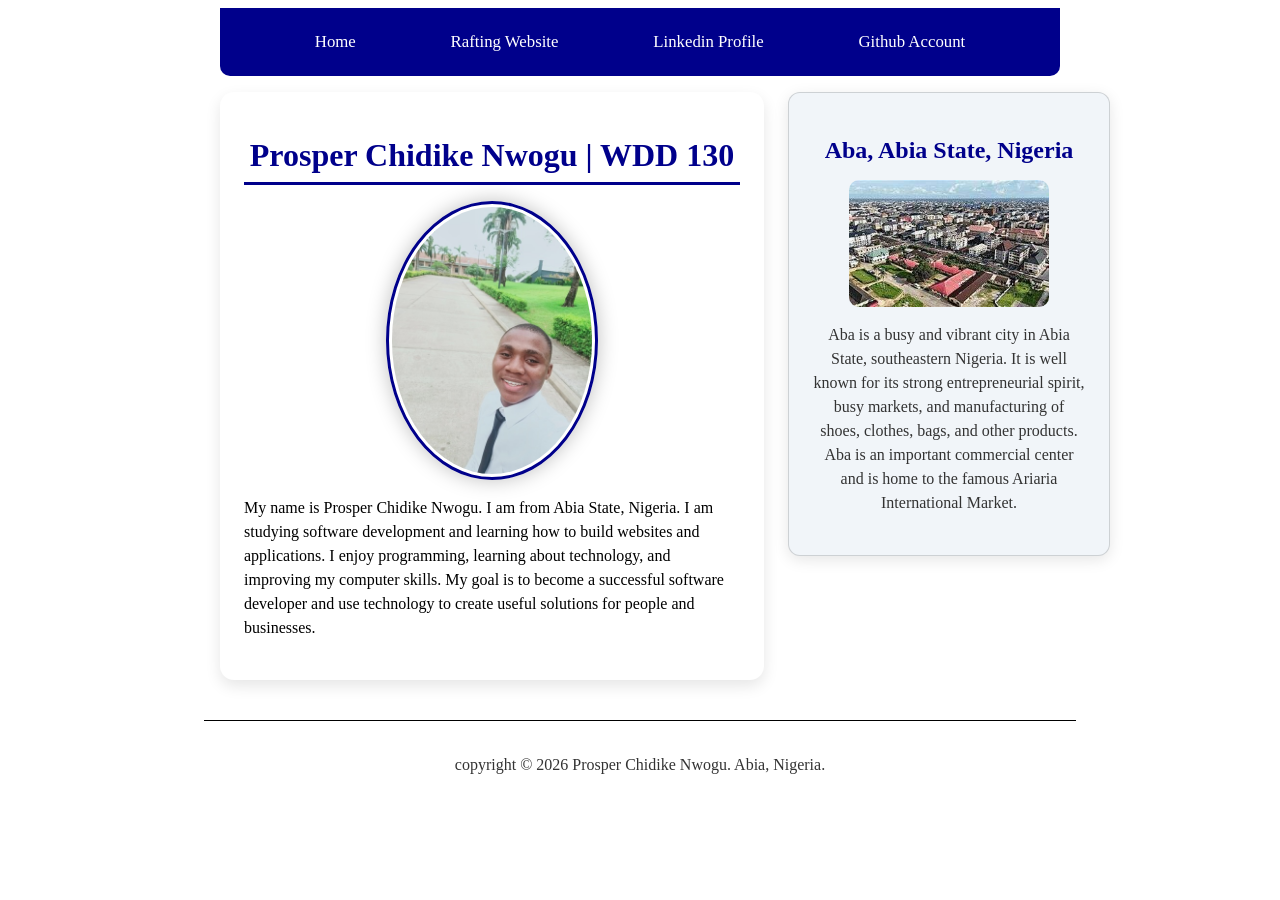
<file: index.html>
<!DOCTYPE html>
<html lang="en">

<head>
    <meta charset="UTF-8">
    <meta name="viewport" content="width=device-width, initial-scale=1.0">

    <title>Prosper Chidike Nwogu | WDD 130</title>

    <meta name="description"
      content="Learn about Prosper Chidike Nwogu, a software development student from Abia State, Nigeria, studying Web Fundamentals in WDD 130.">

    <meta name="author" content="Prosper Chidike Nwogu">

    <link rel="stylesheet" href="styles/styles.css">
</head>

<body>

    <header>
        <nav>
            <a href="#">Home</a>
            <a href="https://youngchi24.github.io/wdd130/wwr/">Rafting Website</a>
            <a href="https://www.linkedin.com/in/prosper-nwogu-3914651a">Linkedin Profile</a>
            <a href="https://github.com/youngchi24">Github Account</a>
        </nav>
    </header>

    <div class="grid">
        <main>
            <h1>Prosper Chidike Nwogu | WDD 130</h1>

            <img src="images/profile.jpg" alt="Prosper Chidike Nwogu" width="200">

            <p>
                My name is Prosper Chidike Nwogu. I am from Abia State, Nigeria.
                I am studying software development and learning how to build
                websites and applications. I enjoy programming, learning about
                technology, and improving my computer skills. My goal is to become
                a successful software developer and use technology to create
                useful solutions for people and businesses.
            </p>
        </main>

        <aside>
            <h2>Aba, Abia State, Nigeria</h2>

            <img src="images/aba.jpg" alt="Aba city in Abia State, Nigeria">

            <p>
                Aba is a busy and vibrant city in Abia State, southeastern Nigeria.
                It is well known for its strong entrepreneurial spirit, busy markets,
                and manufacturing of shoes, clothes, bags, and other products.
                Aba is an important commercial center and is home to the famous
                Ariaria International Market.
            </p>
        </aside>
    </div>

    <footer>
        <p>copyright © 2026 Prosper Chidike Nwogu. Abia, Nigeria.</p>
    </footer>

</body>

</html>
</file>
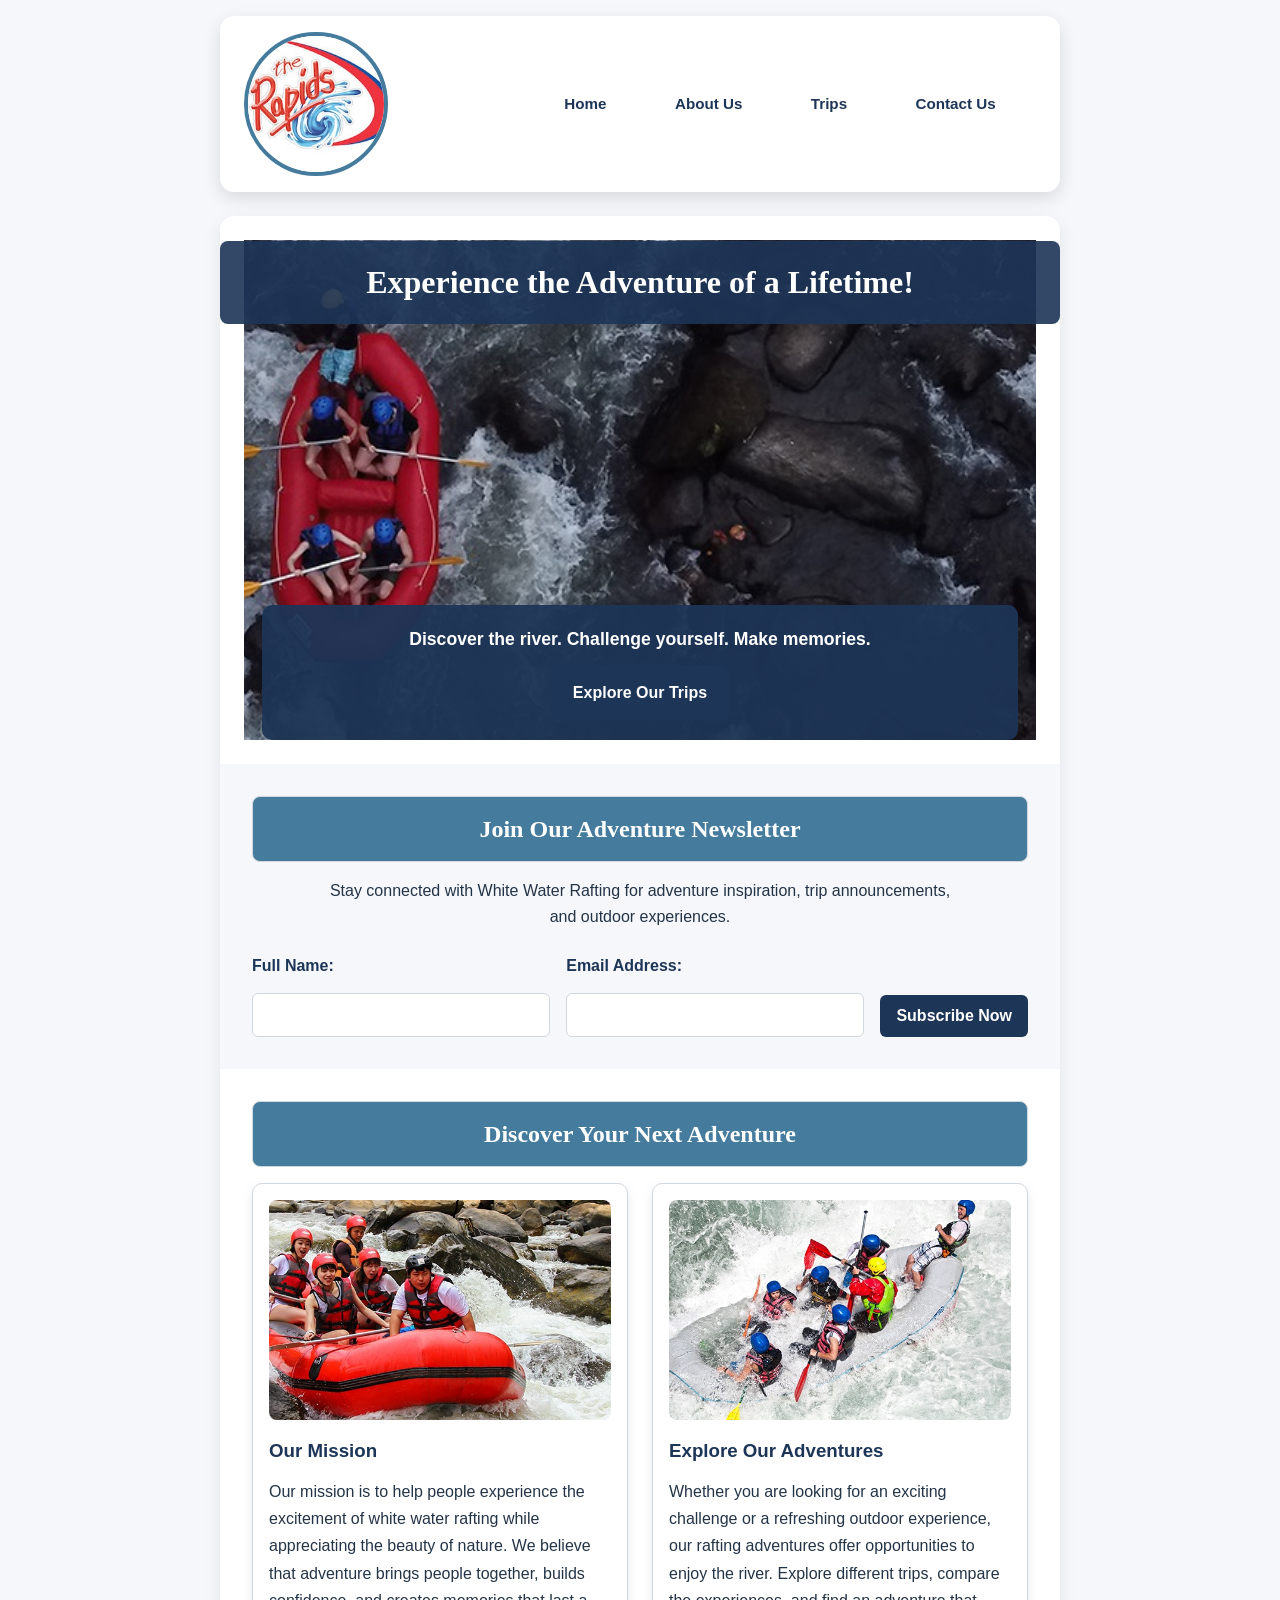
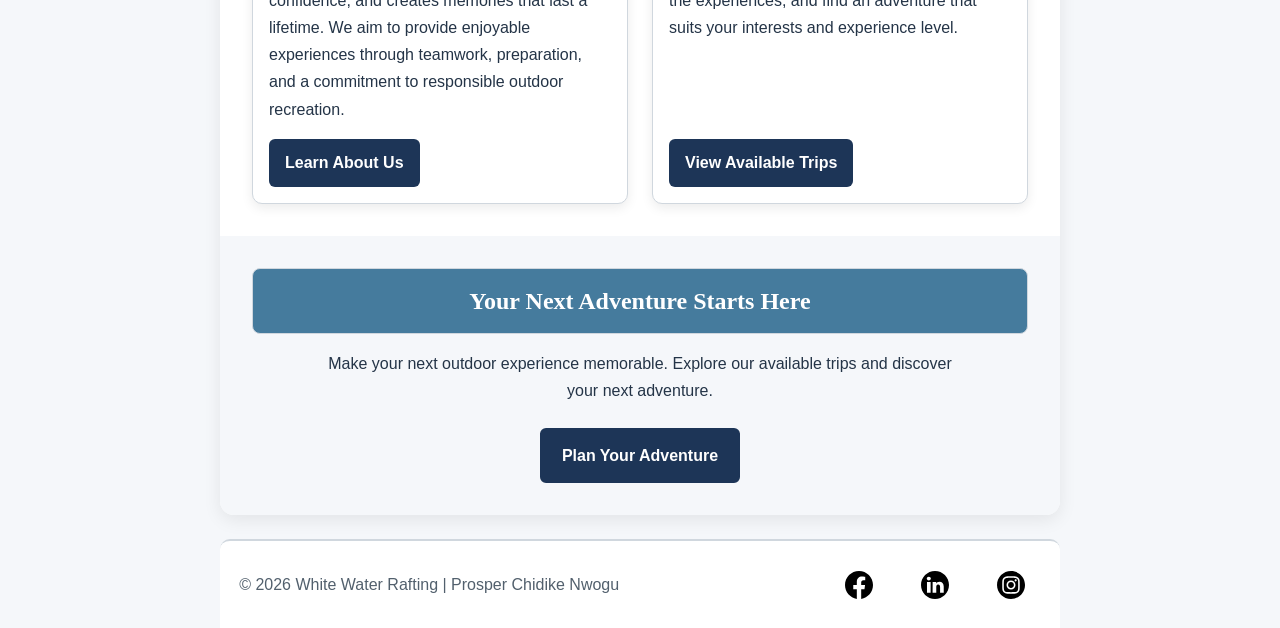
<file: wwr/index.html>
<!DOCTYPE html>
<html lang="en">

<head>
    <meta charset="UTF-8">
    <meta name="viewport" content="width=device-width, initial-scale=1.0">

    <title>Home | White Water Rafting</title>

    <meta name="description"
      content="Discover exciting white water rafting adventures, explore our trips, and plan your next outdoor experience with White Water Rafting.">

    <meta name="author" content="Prosper Chidike Nwogu">

    <link rel="stylesheet" href="styles/rafting.css">
</head>

<body>

    <header>
        <img src="images/rafting-logo.jpg" alt="White Water Rafting Site Logo">

        <nav>
            <ul>
                <li><a href="index.html">Home</a></li>
                <li><a href="about.html">About Us</a></li>
                <li><a href="trips.html">Trips</a></li>
                <li><a href="contact.html">Contact Us</a></li>
            </ul>
        </nav>
    </header>

    <main>

        <!-- HERO SECTION -->
        <section class="hero home-hero">

            <img src="images/heroimage.jpg"
              alt="People enjoying an exciting white water rafting adventure">

            <h1>Experience the Adventure of a Lifetime!</h1>

            <div class="home-hero-cta">
                <p>Discover the river. Challenge yourself. Make memories.</p>

                <a class="cta-button" href="trips.html">
                    Explore Our Trips
                </a>
            </div>

        </section>

        <!-- NEWSLETTER SECTION -->
        <section class="newsletter">

            <h2>Join Our Adventure Newsletter</h2>

            <p>
                Stay connected with White Water Rafting for adventure
                inspiration, trip announcements, and outdoor experiences.
            </p>

            <form action="#" method="get">

                <div class="form-item">
                    <label for="newsletter-name">Full Name:</label>

                    <input type="text" id="newsletter-name" name="name" autocomplete="name"
                      required>
                </div>

                <div class="form-item">
                    <label for="newsletter-email">Email Address:</label>

                    <input type="email" id="newsletter-email" name="email" autocomplete="email"
                      required>
                </div>

                <button type="submit">Subscribe Now</button>

            </form>

        </section>

        <!-- HOME PAGE CONTENT -->
        <section class="home-content">

            <h2>Discover Your Next Adventure</h2>

            <div class="home-grid">

                <!-- FIRST CONTENT CARD -->
                <article class="home-card">

                    <img src="images/white-water.jpg" alt="White water rafters navigating a river">

                    <h3>Our Mission</h3>

                    <p>
                        Our mission is to help people experience the excitement
                        of white water rafting while appreciating the beauty
                        of nature. We believe that adventure brings people
                        together, builds confidence, and creates memories
                        that last a lifetime. We aim to provide enjoyable
                        experiences through teamwork, preparation, and
                        a commitment to responsible outdoor recreation.
                    </p>

                    <a class="card-link" href="about.html">
                        Learn About Us
                    </a>

                </article>

                <!-- SECOND CONTENT CARD -->
                <article class="home-card">

                    <img src="images/adventure.jpg"
                      alt="Rafters enjoying an exciting river adventure">

                    <h3>Explore Our Adventures</h3>

                    <p>
                        Whether you are looking for an exciting challenge
                        or a refreshing outdoor experience, our rafting
                        adventures offer opportunities to enjoy the river.
                        Explore different trips, compare the experiences,
                        and find an adventure that suits your interests
                        and experience level.
                    </p>

                    <a class="card-link" href="trips.html">
                        View Available Trips
                    </a>

                </article>

            </div>

        </section>

        <!-- CALL TO ACTION -->
        <section class="home-final-cta">

            <h2>Your Next Adventure Starts Here</h2>

            <p>
                Make your next outdoor experience memorable.
                Explore our available trips and discover your next adventure.
            </p>

            <a class="cta-button" href="trips.html">
                Plan Your Adventure
            </a>

        </section>

    </main>

    <footer>

        <p>
            &copy; 2026 White Water Rafting | Prosper Chidike Nwogu
        </p>

        <nav class="socialmedia">

            <a href="https://facebook.com">
                <img src="images/facebook.svg" alt="Facebook Icon">
            </a>

            <a href="https://linkedin.com">
                <img src="images/linkedin.svg" alt="LinkedIn Icon">
            </a>

            <a href="https://instagram.com">
                <img src="images/instagram.svg" alt="Instagram Icon">
            </a>

        </nav>

    </footer>

</body>

</html>
</file>
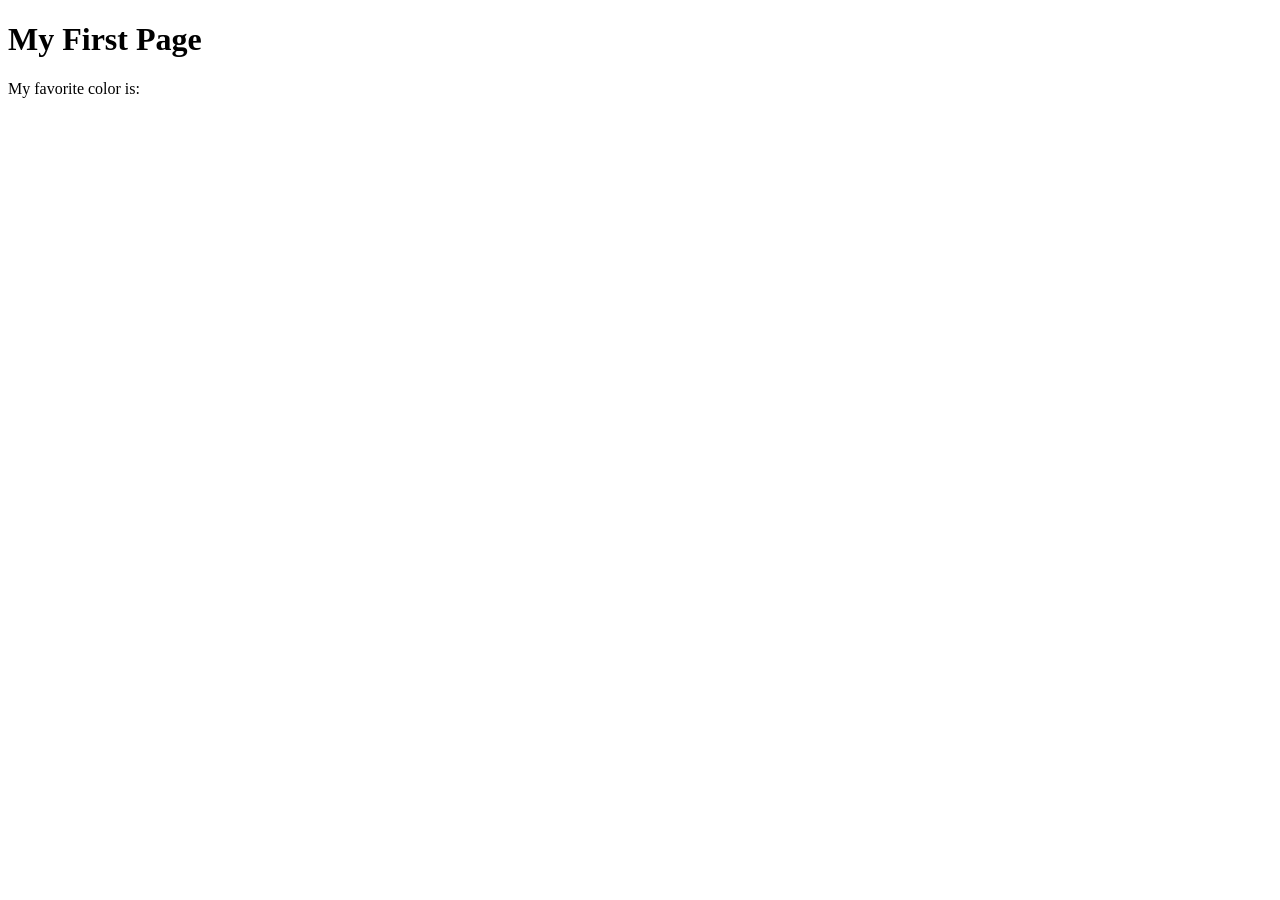
<file: week01/first-page.html>
<!DOCTYPE html>
<html lang="en">
<head>
    <meta charset="UTF-8">
    <meta name="viewport" content="width=device-width, initial-scale=1.0">
    <title>My First Page</title>
</head>
<body>
    <h1>My First Page</h1>
    <p>My favorite color is: </p>
</body>
</html>
</file>
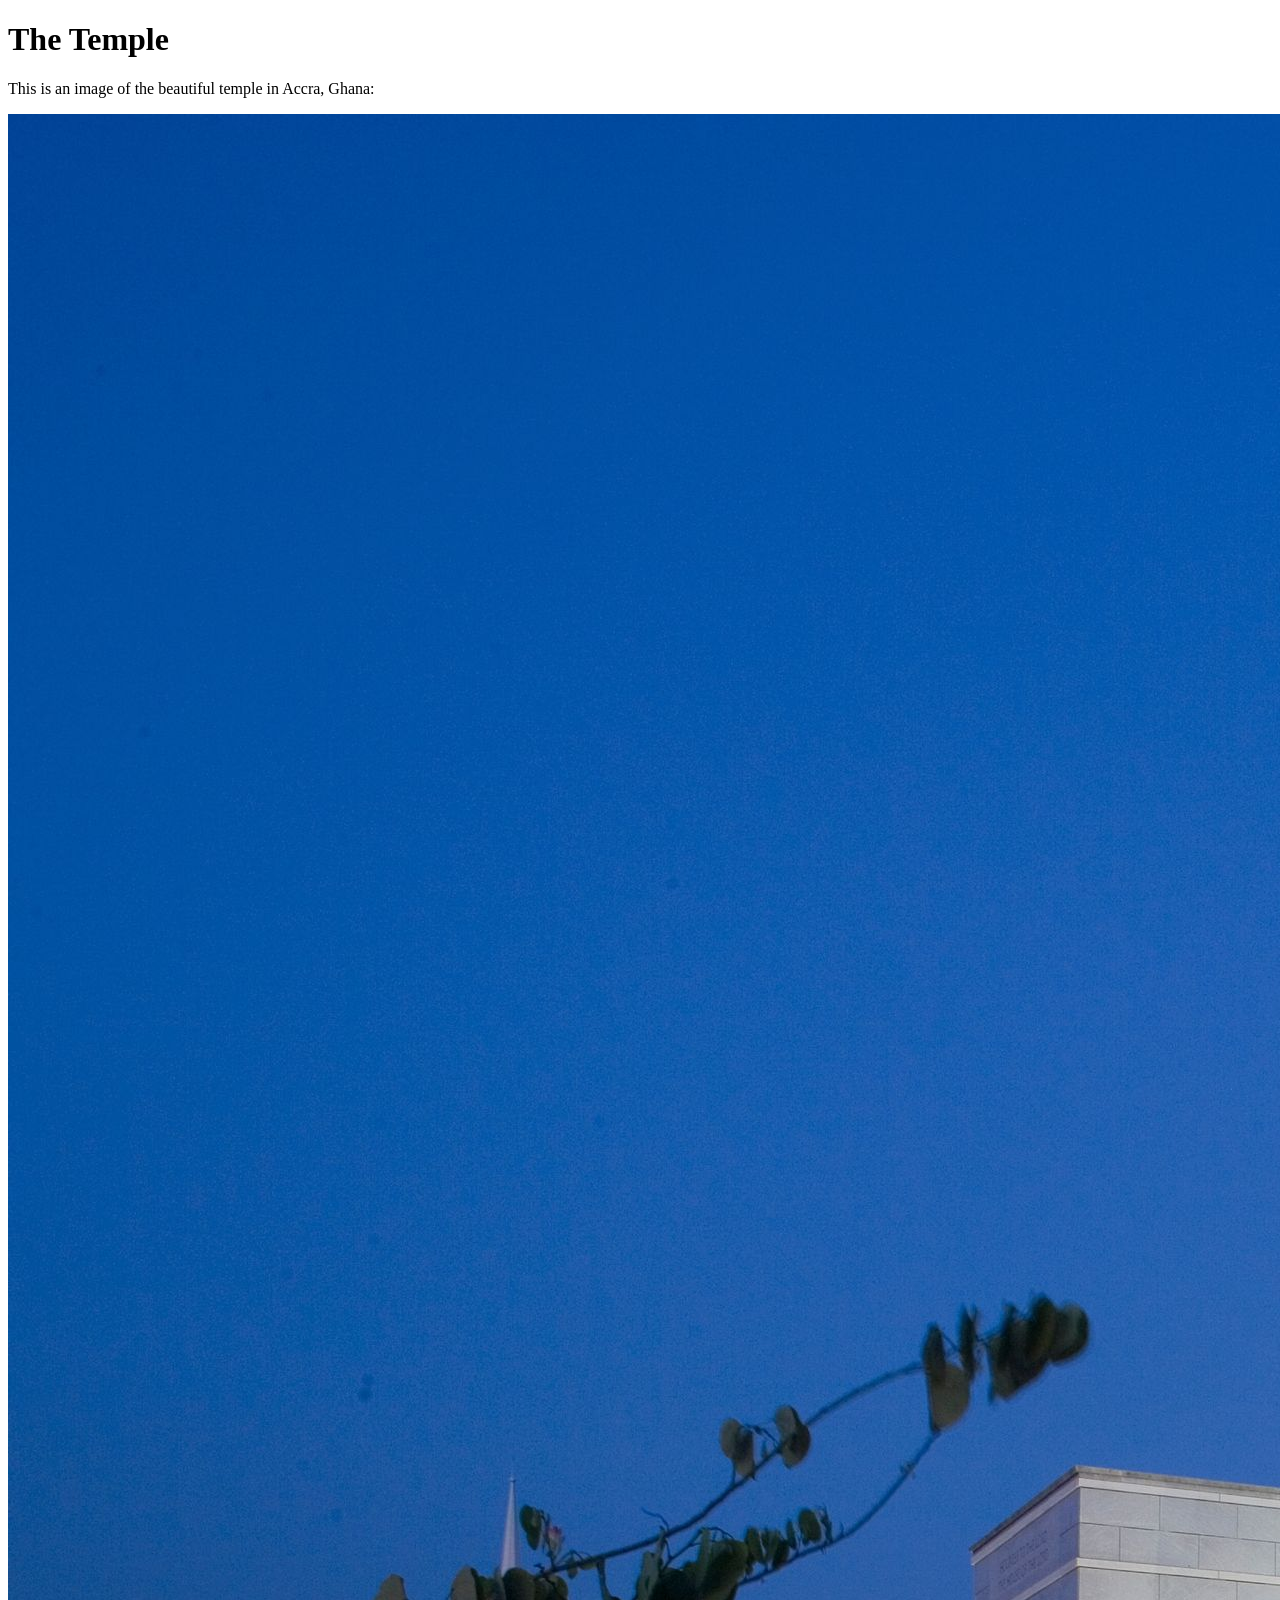
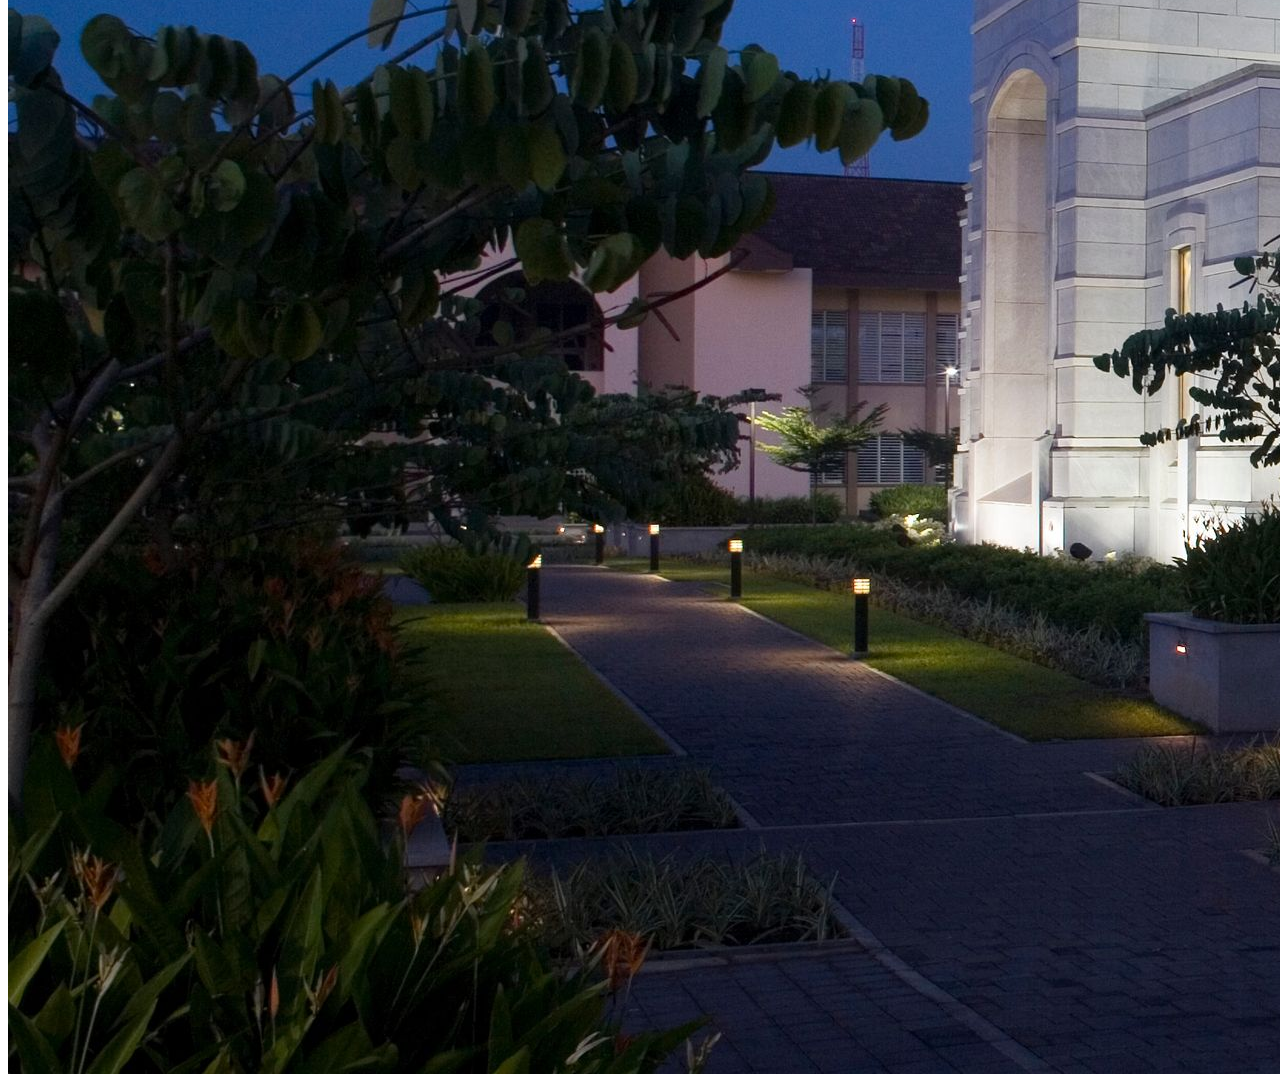
<file: week01/images.html>
<!DOCTYPE html>
<html lang="en">
<head>
    <meta charset="UTF-8">
    <meta name="viewport" content="width=device-width, initial-scale=1.0">
    <title>Temple Image</title>
</head>
<body>
    <h1>The Temple</h1>
    <p>This is an image of the beautiful temple in Accra, Ghana:</p>
    <img src="images/temple-large.jpeg" alt="The Accra Ghana Temple">
    
</body>
</html>
</file>
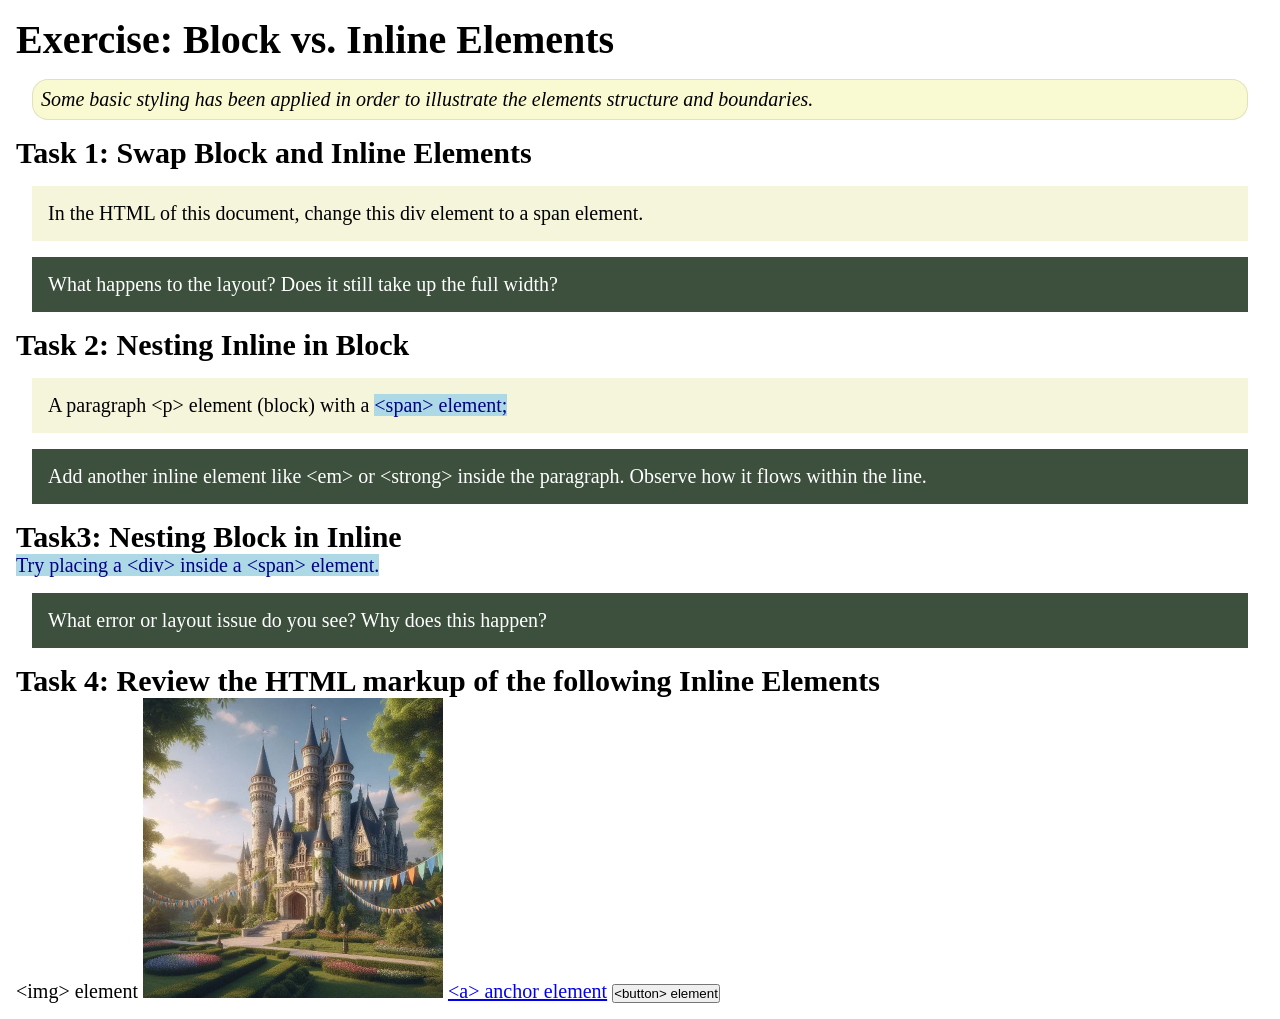
<file: week02/block-vs-inline.html>
<!DOCTYPE html>
<html lang="en">

<head>
    <meta charset="UTF-8">
    <meta name="viewport" content="width=device-width, initial-scale=1.0">
    <title>Exercise: Block vs. Inline Elements</title>
    <link rel="stylesheet" href="styles/block-vs-inline.css">
</head>

<body>
    <main>
        <h1>Exercise: Block vs. Inline Elements</h1>
        <p class="note">Some basic styling has been applied in order to illustrate the elements structure and
            boundaries.</p>

        <h2>Task 1: Swap Block and Inline Elements</h2>
        <div>In the HTML of this document, change this div element to a span element.</div>

        <p class="question">What happens to the layout? Does it still take up the full width?</p>

        <h2>Task 2: Nesting Inline in Block</h2>
        <p>A paragraph &lt;p&gt; element (block) with a <span>&lt;span&gt; element;</span></p>
        <p class="question">Add another inline element like &lt;em&gt; or &lt;strong&gt; inside the paragraph. Observe
            how it flows within the line.</p>

        <h2>Task3: Nesting Block in Inline</h2>
        <span>Try placing a &lt;div&gt; inside a &lt;span&gt; element.</span>
            <p class="question">What error or layout issue do you see? Why does this happen?</p>


            <h2>Task 4: Review the HTML markup of the following Inline Elements</h2>
        &lt;img&gt; element
        <img src="images/castle.webp" alt="placeholder image (images are inline)" width="300" height="300">
        <a href="https://churchofjesuschrist.org">&lt;a&gt; anchor element</a>
        <button type="button">&lt;button&gt; element</button>
    </main>
</body>

</html>
</file>
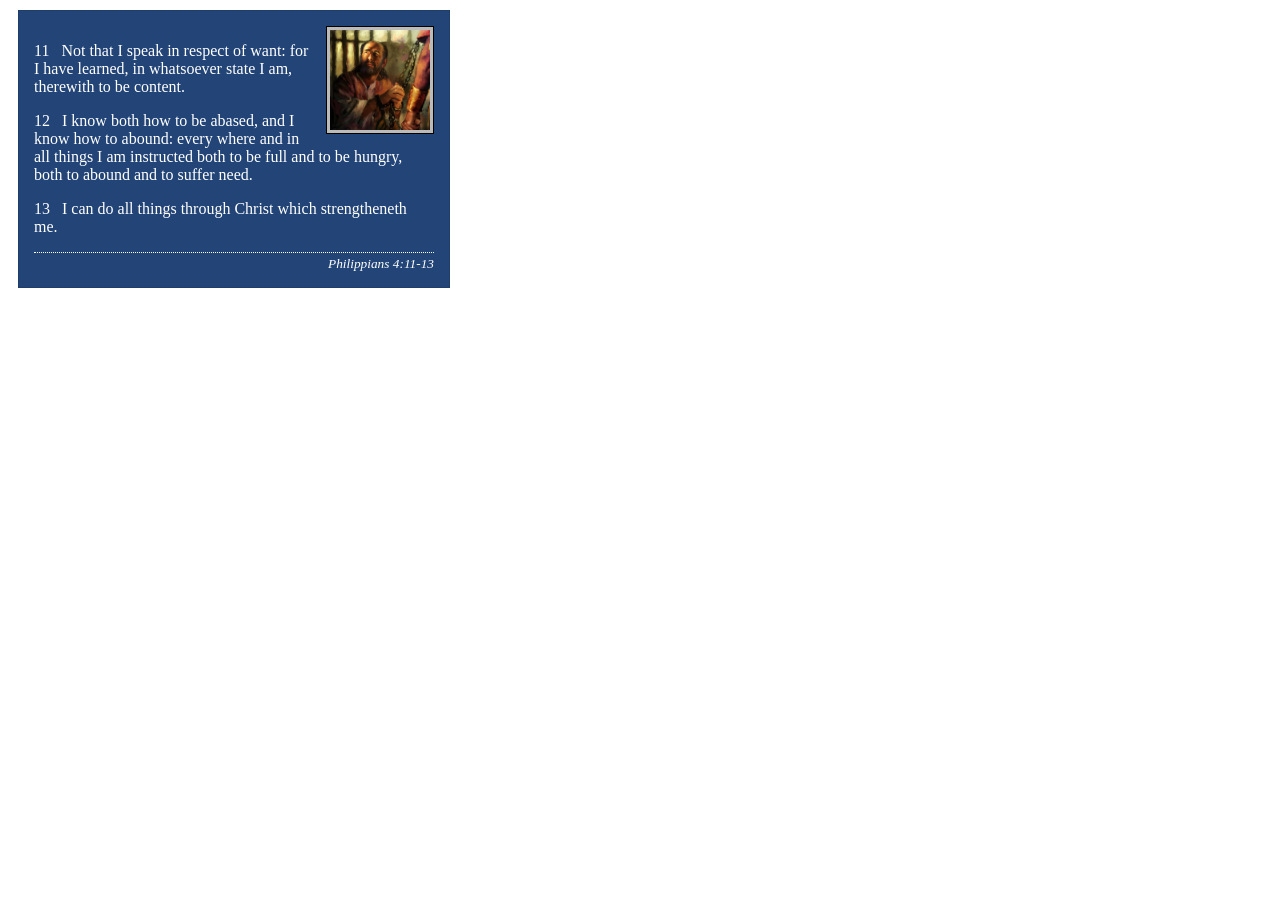
<file: week02/box-model-solution.html>
<!DOCTYPE html>
<html lang="en">
<head>
    <meta charset="UTF-8">
    <meta name="viewport" content="width=device-width, initial-scale=1.0">
    <title>Box Model Activity</title>
    <link rel="stylesheet" href="styles/box-model-solution.css">
</head>
<body>
    <main>
        <div class="callout">
            <img src="images/apostle-paul-imprisoned.webp" alt="Paul the Apostle - Imprisoned in Rome" width="200" height="200">
            <blockquote>
                <p>11 &nbsp; Not that I speak in respect of want: for I have learned, in whatsoever state I am, therewith to be content.</p>
                <p>12 &nbsp; I know both how to be abased, and I know how to abound: every where and in all things I am instructed both to be full and to be hungry, both to abound and to suffer need.</p>
                <p>13 &nbsp; I can do all things through Christ which strengtheneth me.</p>
            </blockquote>
            <cite>Philippians 4:11-13</cite>
        </div>
    </main>
</body>
</html>
</file>
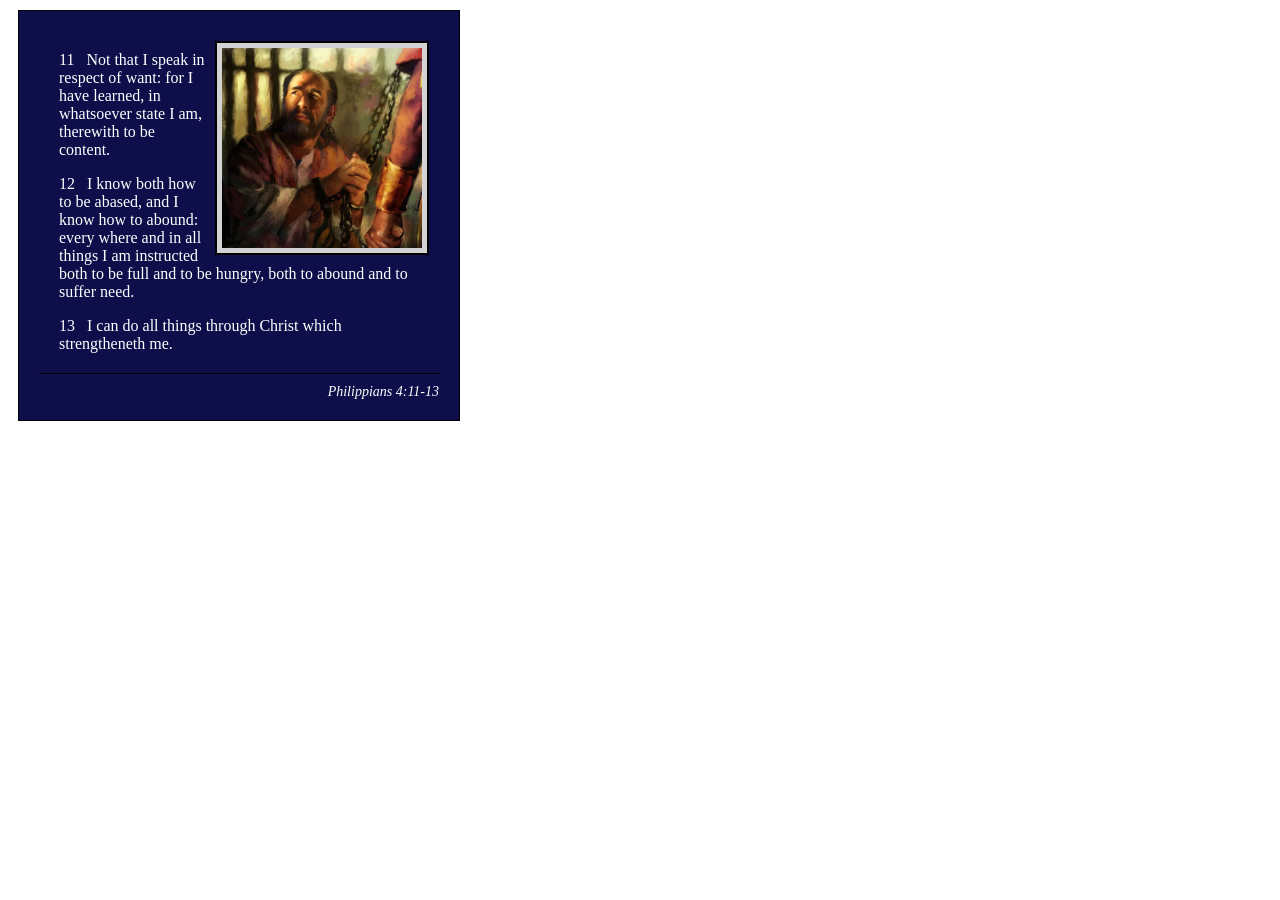
<file: week02/box-model.html>
<!DOCTYPE html>
<html lang="en">

<head>
    <meta charset="UTF-8">
    <meta name="viewport" content="width=device-width, initial-scale=1.0">
    <title>Box Model Activity</title>
    <link rel="stylesheet" href="styles/box-model.css" </head>

<body>
    <main>
        <div class="callout">
            <img src="images/apostle-paul-imprisoned.webp"
              alt="Paul the Apostle - Imprisoned in Rome" width="200" height="200">
            <blockquote>
                <p>11 &nbsp; Not that I speak in respect of want: for I have learned, in whatsoever
                    state I am, therewith to be content.</p>
                <p>12 &nbsp; I know both how to be abased, and I know how to abound: every where and
                    in all things I am instructed both to be full and to be hungry, both to abound
                    and to suffer need.</p>
                <p>13 &nbsp; I can do all things through Christ which strengtheneth me.</p>
            </blockquote>
            <cite>Philippians 4:11-13</cite>
        </div>
    </main>
</body>

</html>
</file>
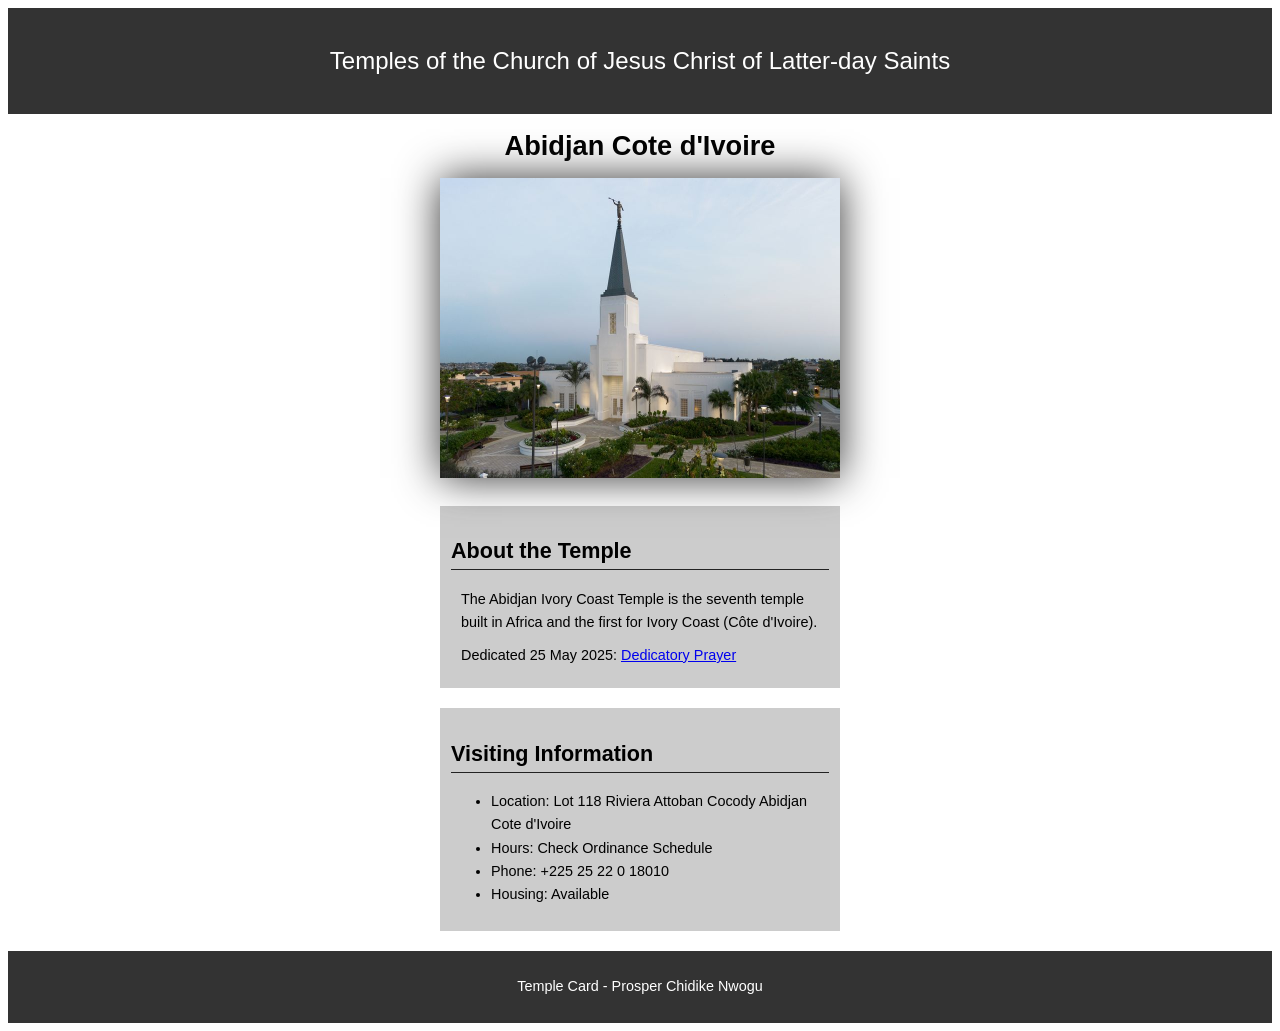
<file: week02/temple.html>
<!DOCTYPE html>
<html lang="en">

<head>
    <meta charset="UTF-8">
    <meta name="viewport" content="width=device-width, initial-scale=1.0">
    <title>Temple Card - Abidjan Cote d'Ivoire</title>
    <link rel="stylesheet" href="styles/temple.css">
</head>

<body>
    <header>
        <p>Temples of the Church of Jesus Christ of Latter-day Saints</p>
    </header>
    <main>
        <h1>Abidjan Cote d'Ivoire</h1>
        <picture>
            <img src="images/abidjan-ivory-coast.jpeg" alt="Abidjan Cote d'Ivoire Temple">
        </picture>
        <section>
            <h2>About the Temple</h2>
            <p>The Abidjan Ivory Coast Temple is the seventh temple built in Africa and the first
                for Ivory Coast (Côte
                d'Ivoire).</p>
            <p>Dedicated 25 May 2025: <a
                  href="https://www.churchofjesuschrist.org/temples/dedicatory-prayer/abidjan-ivory-coast-temple/2025-05-25?lang=eng"
                  target="_blank" rel="noopener noreferrer">Dedicatory Prayer</a></p>
        </section>
        <section>
            <h2>Visiting Information</h2>
            <ul>
                <li>Location: Lot 118 Riviera Attoban Cocody Abidjan Cote d'Ivoire</li>
                <li>Hours: Check Ordinance Schedule</li>
                <li>Phone: +225 25 22 0 18010</li>
                <li>Housing: Available</li>
            </ul>
        </section>
    </main>
    <footer>
        <p>Temple Card - Prosper Chidike Nwogu</p>
    </footer>
</body>

</html>
</file>
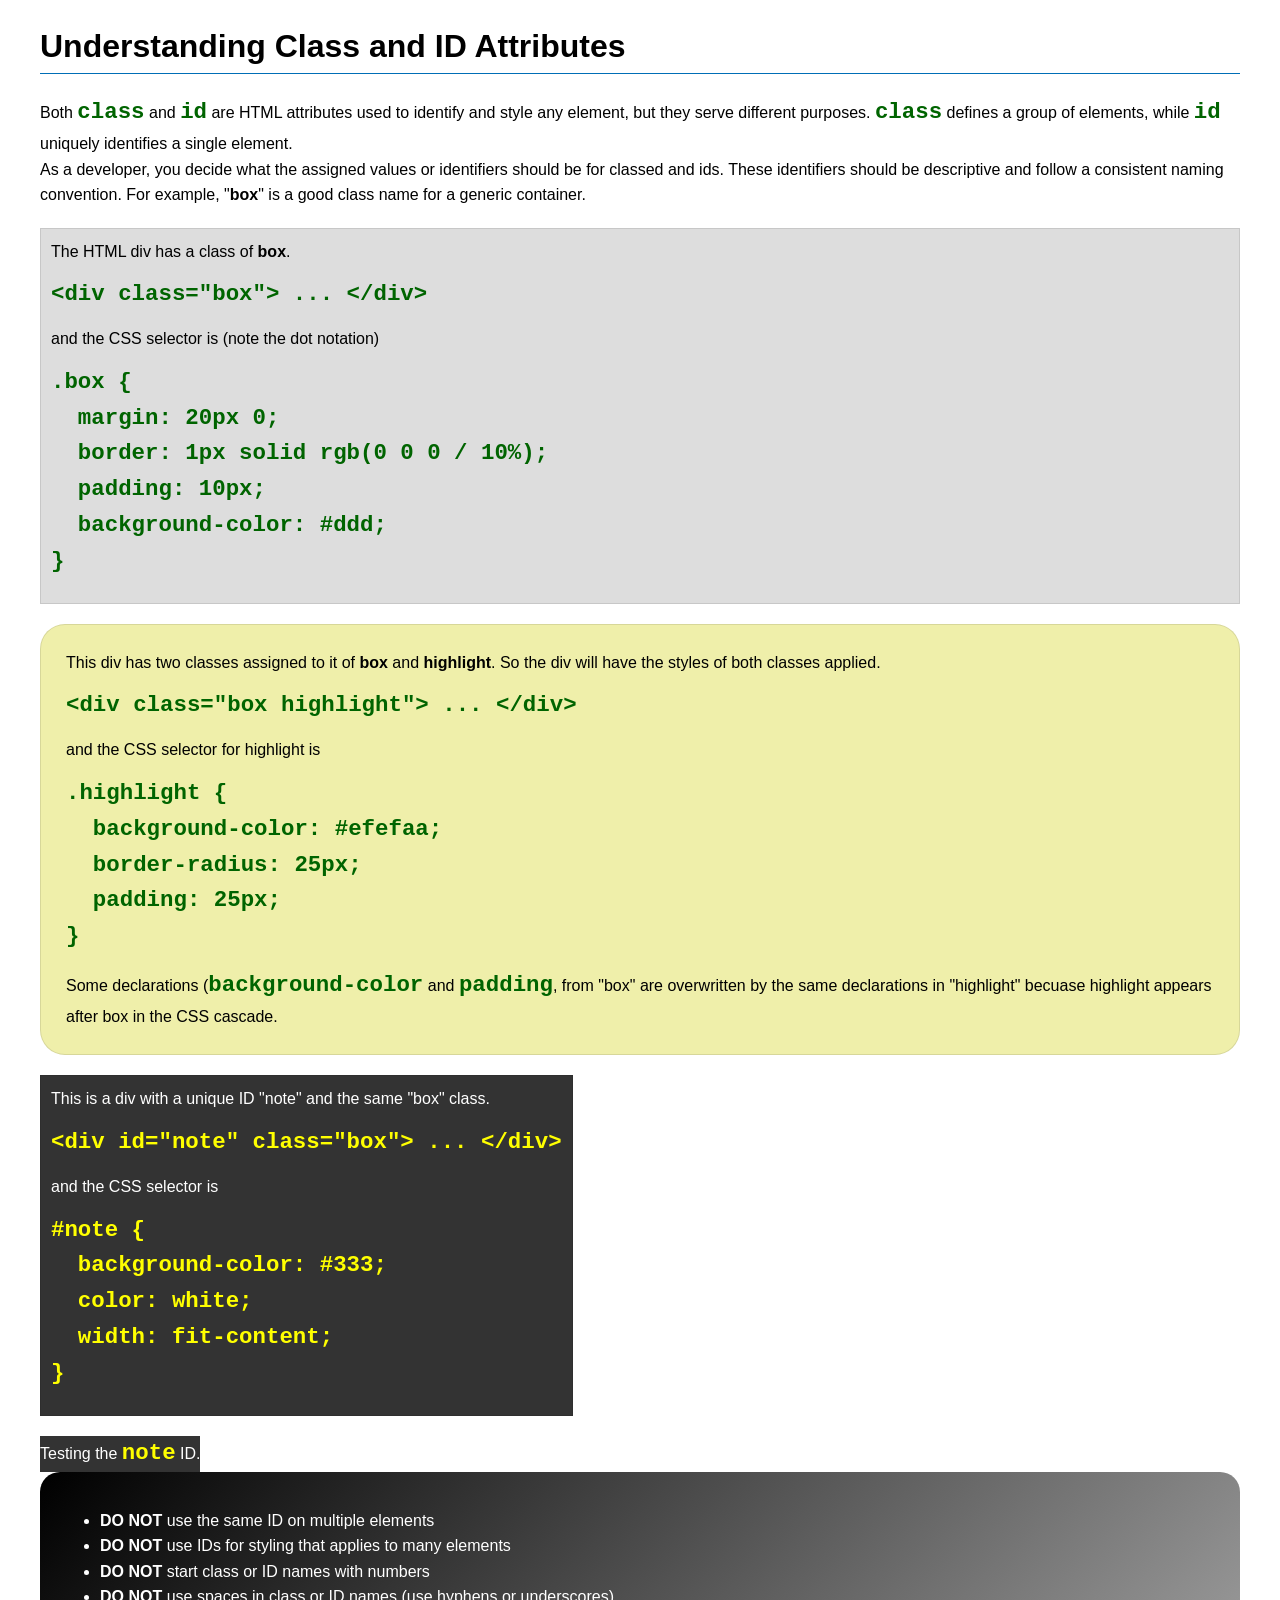
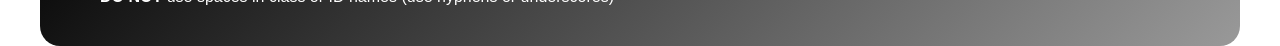
<file: week03/class-and-id.html>
<!DOCTYPE html>
<html lang="en">

<head>
    <meta charset="UTF-8">
    <meta name="viewport" content="width=device-width, initial-scale=1.0">
    <title>Class vs ID Attributes</title>
    <link rel="stylesheet" href="styles/class-and-id.css">
</head>

<body>
    <h1>Understanding Class and ID Attributes</h1>
    <p>Both <code>class</code> and <code>id</code> are HTML attributes used to identify and style
        any element, but they
        serve different purposes. <code>class</code> defines a group of elements, while
        <code>id</code> uniquely
        identifies a single element.</p>
    <p>As a developer, you decide what the assigned values or identifiers should be for classed and
        ids. These
        identifiers should be
        descriptive and follow a consistent naming convention. For example, "<strong>box</strong>"
        is a good class name
        for a generic container.</p>
    <div class="box">
        <p>The HTML div has a class of <strong>box</strong>.</p>
        <pre><code class="html">&lt;div class="box"&gt; ... &lt;/div&gt;</code></pre>
        and the CSS selector is (note the dot notation)
        <pre><code class="css">.box {
  margin: 20px 0;
  border: 1px solid rgb(0 0 0 / 10%);
  padding: 10px;
  background-color: #ddd; 
}</code></pre>
    </div>

    <div class="box highlight">
        <p>This div has two classes assigned to it of <strong>box</strong> and
            <strong>highlight</strong>. So the div
            will have the styles of both classes applied.</p>
        <pre><code class="html">&lt;div class="box highlight"&gt; ... &lt;/div&gt;</code></pre>
        and the CSS selector for highlight is
        <pre><code class="css">.highlight {
  background-color: #efefaa;
  border-radius: 25px;
  padding: 25px;
}</code></pre>
        <p>Some declarations (<code>background-color</code> and <code>padding</code>, from "box" are
            overwritten by the same declarations in "highlight" becuase highlight appears after box
            in the CSS cascade.</p>
    </div>

    <div id="note" class="box">
        <p>This is a div with a unique ID "note" and the same "box" class.</p>
        <pre><code class="html">&lt;div id="note" class="box"&gt; ... &lt;/div&gt;</code></pre>
        and the CSS selector is
        <pre><code class="css">#note {
  background-color: #333;
  color: white;
  width: fit-content;
}</code></pre>
    </div>

    <div id="note">
        <p>Testing the <code>note</code> ID.</p>
    </div>

    <section id="best-practice">
        <ul>
            <li><strong>DO NOT</strong> use the same ID on multiple elements</li>
            <li><strong>DO NOT</strong> use IDs for styling that applies to many elements</li>
            <li><strong>DO NOT</strong> start class or ID names with numbers</li>
            <li><strong>DO NOT</strong> use spaces in class or ID names (use hyphens or underscores)
            </li>
        </ul>
    </section>


</body>

</html>
</file>
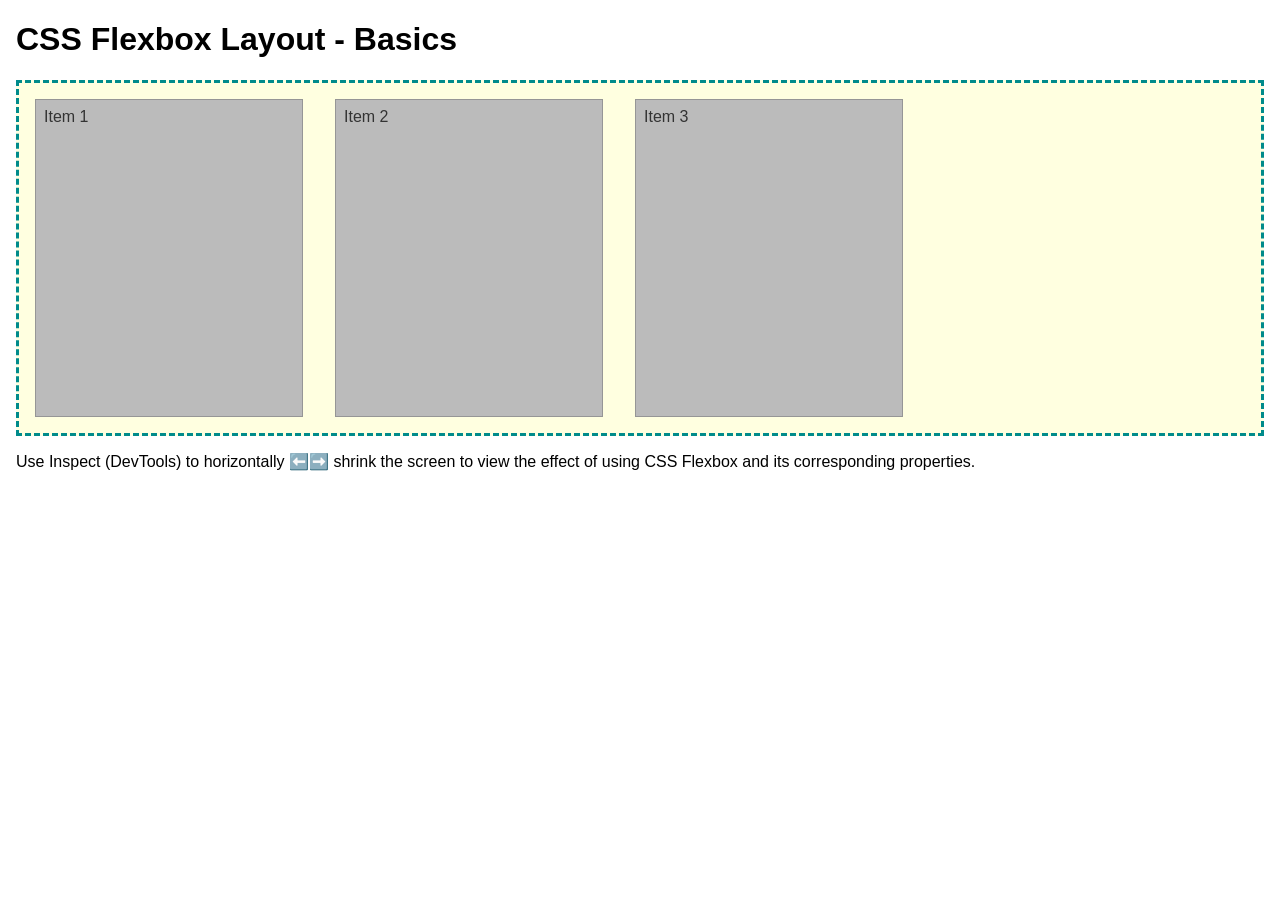
<file: week04/flexbox-layout.html>
<!DOCTYPE html>
<html lang="en">
<head>
    <meta charset="UTF-8">
    <meta name="viewport" content="width=device-width, initial-scale=1.0">
    <title>CSS Flexbox Layout - Basics</title>
    <link rel="stylesheet" href="styles/flexbox.css">
</head>
<body>
    <main>
        <h1>CSS Flexbox Layout - Basics</h1>
        <div class="flex-container">
            <div class="flex-item item1">Item 1</div>
            <div class="flex-item item2">Item 2</div>
            <div class="flex-item item3">Item 3</div>
        </div>
        <p>Use Inspect (DevTools) to horizontally ⬅️➡️ shrink the screen to view the effect of using CSS Flexbox and its corresponding properties.</p>
    </main>
</body>
</html>
</file>
<file: styles/styles.css>
/* Main page layout */
header,
.grid,
footer {
    max-width: 840px;
    margin: 0 auto;
}

/* Grid container */
.grid {
    display: grid;
    grid-template-columns: 2fr 1fr;
    gap: 1.5rem;
    align-items: start;
}

/* Main content */
main {
    grid-column: 1;
    margin: 1rem 0;
    padding: 1.5rem;
    background-color: #ffffff;
    border-radius: 14px;
    box-shadow: 0 6px 15px rgb(0 0 0 / 0.1);
}

/* Profile image */
main img {
    width: 200px;
    height: auto;
    border: 3px solid darkblue;
    padding: 3px;
    box-shadow: 0 0 20px rgb(0 0 0 / 0.25);
    border-radius: 50%;
    display: block;
    margin: 1rem auto;
}

/* Aside */
aside {
    grid-column: 2;
    grid-row: 1;
    width: 100%;
    margin: 1rem 0;
    border: 1px solid rgb(0 0 0 / 0.15);
    padding: 1.5rem;
    background-color: #f1f5f9;
    color: #333;
    text-align: center;
    border-radius: 12px;
    box-shadow: 0 4px 15px rgb(0 0 0 / 0.1);
}

/* Aside image */
aside img {
    width: 100%;
    max-width: 200px;
    height: auto;
    border-radius: 10px;
    margin: 1rem auto;
    display: block;
}

/* Navigation */
nav {
    background-color: darkblue;
    padding: 1rem;
    display: flex;
    justify-content: space-evenly;
    align-items: center;
    border-radius: 0 0 10px 10px;
}

/* Navigation links */
nav a {
    color: white;
    display: block;
    padding: 0.5rem 1rem;
    text-decoration: none;
    font-size: 1.05rem;
    font-weight: 500;
    border-radius: 6px;
    transition: background-color 0.3s ease;
}

/* Navigation hover effect */
nav a:hover {
    background-color: rgb(255 255 255 / 0.2);
}

/* Main heading */
h1 {
    color: darkblue;
    text-align: center;
    padding-bottom: 0.5rem;
    margin-bottom: 1rem;
    border-bottom: 3px solid darkblue;
}

/* Aside heading */
aside h2 {
    color: darkblue;
    margin-bottom: 0.5rem;
}

/* Paragraphs */
p {
    padding: 0;
    line-height: 1.5;
}

/* Footer */
footer {
    margin-top: 1.5rem;
    padding: 1rem;
    border-top: 1px solid #000;
    text-align: center;
    color: #333;
}

/* Mobile layout */
/*@media (max-width: 700px) {

    header,
    .grid,
    footer {
        width: 95%;
    }

    .grid {
        grid-template-columns: 1fr;
    }

    main {
        grid-column: 1;
    }

    aside {
        grid-column: 1;
        grid-row: auto;
    }

    nav {
        flex-direction: column;
        gap: 0.5rem;
    }

    nav a {
        width: 100%;
        text-align: center;
    }
}
</file>
<file: wwr/styles/rafting.css>
* {
    margin: 0;
    padding: 0;
    box-sizing: border-box;
}

/* VARIABLES */
:root {
    --primary-color: #1d3557;
    --secondary-color: #457b9d;
    --accent-color: #f4a261;
    --light-color: #f5f7fa;
    --white-color: #ffffff;
    --text-color: #243447;
    --border-color: #d0d7de;
    --heading-font: "Georgia", "Times New Roman", serif;
    --body-font: Arial, Helvetica, sans-serif;
}

/* BODY */
body {
    font-family: var(--body-font);
    color: var(--text-color);
    background-color: var(--light-color);
    line-height: 1.6;
}

/* HEADER */
header {
    display: grid;
    grid-template-columns: 1fr 2fr;
    align-items: center;
    gap: 1.5rem;
    max-width: 840px;
    margin: 1rem auto 0;
    padding: 1rem 1.5rem;
    background-color: var(--white-color);
    border-radius: 14px;
    box-shadow: 0 6px 18px rgba(0, 0, 0, 0.12);
}

header img {
    width: 9rem;
    height: 9rem;
    border-radius: 50%;
    object-fit: cover;
    border: 4px solid var(--secondary-color);
}

/* NAVIGATION */
nav ul {
    display: flex;
    justify-content: space-evenly;
    align-items: center;
    gap: 0.75rem;
    list-style: none;
}

nav a {
    display: block;
    color: var(--primary-color);
    padding: 0.65rem 1rem;
    text-decoration: none;
    font-size: 0.95rem;
    font-weight: bold;
    border-radius: 8px;
    transition:
        background-color 0.3s ease,
        color 0.3s ease,
        transform 0.2s ease;
}

nav a:hover {
    background-color: var(--primary-color);
    color: var(--white-color);
    transform: translateY(-2px);
}

/* MAIN */
main {
    max-width: 840px;
    margin: 1.5rem auto;
    background-color: var(--white-color);
    border-radius: 14px;
    box-shadow: 0 5px 18px rgba(0, 0, 0, 0.08);
    overflow: hidden;
}

/* HEADINGS */
h1,
h2 {
    font-family: var(--heading-font);
}

/* HERO */
.hero {
    position: relative;
    min-height: 500px;
    overflow: hidden;
}

.hero > img {
    display: block;
    width: 100%;
    height: 500px;
    object-fit: cover;
}

/* HERO TITLE */
.hero h1 {
    position: absolute;
    top: 25px;
    left: 0;
    width: 100%;
    padding: 12px;
    text-align: center;
    background-color: rgba(29, 53, 87, 0.90);
    color: var(--white-color);
    font-size: 2rem;
    border-radius: 8px;
}

/* HERO ARTICLE */
.hero article {
    position: absolute;
    left: 5%;
    bottom: 20px;
    width: 90%;
    min-height: 190px;
    padding: 20px;
    background-color: rgba(29, 53, 87, 0.94);
    color: var(--white-color);
    text-align: center;
    font-size: 0.95rem;
    border-radius: 14px;
    box-shadow: 0 6px 18px rgba(0, 0, 0, 0.3);
}

.hero article img {
    float: right;
    width: 120px;
    height: 120px;
    margin: 0 0 10px 20px;
    padding: 5px;
    object-fit: cover;
    border-radius: 12px;
    border: 3px solid var(--accent-color);
}

.hero article p {
    margin: 0;
    padding: 10px;
    color: var(--white-color);
    line-height: 1.7;
    text-align: center;
}

/* SECTIONS */
section {
    margin: 0;
    padding: 1.5rem;
}

h2 {
    text-align: center;
    color: var(--white-color);
    background-color: var(--secondary-color);
    border: 1px solid var(--border-color);
    border-radius: 8px;
    padding: 0.8rem;
    margin-bottom: 1rem;
}

/* HISTORY */
.history-section {
    display: flex;
    align-items: center;
    justify-content: space-between;
    gap: 24px;
    width: 100%;
    margin: 0 auto;
    padding: 1rem;
}

.history-section p {
    flex: 1;
    margin: 0;
    padding: 0.5rem;
    line-height: 1.7;
}

.history-section img {
    flex: 0 0 160px;
    width: 160px;
    height: 160px;
    object-fit: cover;
    border-radius: 12px;
    border: 3px solid var(--secondary-color);
    box-shadow: 0 4px 12px rgba(0, 0, 0, 0.15);
}

/* ADVENTURE SECTION */
.adventures {
    padding-bottom: 2rem;
}

.adventures h2 {
    background-color: var(--primary-color);
    border-left: 5px solid var(--accent-color);
}

/* ADVENTURE GALLERY */
.adventure-gallery {
    display: grid;
    grid-template-columns: repeat(5, 1fr);
    gap: 1rem;
    align-items: start;
}

.adventure-gallery figure {
    margin: 0;
    padding: 0.5rem;
    background-color: var(--white-color);
    border: 1px solid var(--border-color);
    border-radius: 10px;
    text-align: center;
    box-shadow: 0 3px 10px rgba(0, 0, 0, 0.08);
}

.adventure-gallery figure:hover {
    transform: translateY(-5px);
    box-shadow: 0 8px 18px rgba(0, 0, 0, 0.2);
}

.adventure-gallery img {
    display: block;
    width: 100%;
    height: 120px;
    object-fit: cover;
    border-radius: 8px;
}

.adventure-gallery figcaption {
    margin-top: 0.6rem;
    color: var(--primary-color);
    font-size: 0.85rem;
    font-weight: bold;
    line-height: 1.3;
}

/* SOCIAL MEDIA */
.socialmedia {
    display: flex;
    justify-content: flex-end;
    align-items: center;
    gap: 1rem;
}

.socialmedia a {
    display: flex;
    align-items: center;
    justify-content: center;
    text-decoration: none;
}

.socialmedia img {
    width: 28px;
    height: 28px;
    object-fit: contain;
    transition:
        transform 0.2s ease,
        opacity 0.2s ease;
}

.socialmedia img:hover {
    transform: scale(1.2);
    opacity: 0.75;
}

/* FOOTER */
footer {
    display: flex;
    justify-content: space-between;
    align-items: center;
    max-width: 840px;
    margin: 1.5rem auto 0;
    padding: 1.2rem;
    border-top: 2px solid var(--border-color);
    color: #52606d;
    background-color: var(--white-color);
    border-radius: 10px 10px 0 0;
}

footer p {
    margin: 0;
    padding: 0;
}

/* RESPONSIVE DESIGN */
@media (max-width: 700px) {

    header {
        grid-template-columns: 1fr;
        text-align: center;
    }

    header img {
        margin: 0 auto;
    }

    nav ul {
        flex-direction: column;
        width: 100%;
    }

    nav a {
        width: 100%;
        text-align: center;
    }

    main,
    header,
    footer {
        width: 95%;
    }

    .hero {
        min-height: auto;
    }

    .hero > img {
        height: 350px;
    }

    .hero h1 {
        top: 15px;
        font-size: 1.5rem;
    }

    .hero article {
        position: relative;
        left: 0;
        bottom: auto;
        width: 100%;
        min-height: auto;
        border-radius: 0;
    }

    .hero article img {
        float: none;
        display: block;
        width: 120px;
        height: 120px;
        margin: 0 auto 15px;
    }

    .history-section {
        flex-direction: column;
    }

    .history-section img {
        width: 100%;
        max-width: 300px;
        height: auto;
    }

    .adventure-gallery {
        grid-template-columns: 1fr 1fr;
    }

    .adventure-gallery img {
        height: 150px;
    }

    footer {
        flex-direction: column;
        gap: 1rem;
        text-align: center;
    }

    .socialmedia {
        justify-content: center;
    }
}

@media (max-width: 450px) {

    .adventure-gallery {
        grid-template-columns: 1fr;
    }

    .adventure-gallery img {
        height: 200px;
    }
}

/* Contact Page */

.contact-info {
    text-align: center;
    padding: 2rem 1rem;
}

.contact-info h1 {
    margin-bottom: 0.75rem;
    color: var(--primary-color);
}

.contact-info p {
    line-height: 1.8;
}

.contact-section {
    display: grid;
    grid-template-columns: 1fr 1fr;
    gap: 2rem;
    padding: 1.5rem;
}

.contact-section h2 {
    grid-column: 1 / -1;
    margin-bottom: 0;
}

.map {
    width: 100%;
}

.map iframe {
    display: block;
    width: 100%;
    height: 300px;
    border: none;
    border-radius: 8px;
}

.contact-form {
    display: grid;
    gap: 1rem;
}

.contact-form .form-item {
    display: grid;
    gap: 0.5rem;
}

.contact-form label {
    color: var(--primary-color);
    font-weight: bold;
}

.contact-form input[type="text"],
.contact-form input[type="email"],
.contact-form textarea {
    width: 100%;
    padding: 0.75rem;
    border: 1px solid var(--border-color);
    border-radius: 6px;
    font-family: var(--body-font);
    font-size: 1rem;
}

.contact-form textarea {
    resize: vertical;
}

.contact-form input:focus,
.contact-form textarea:focus {
    outline: 2px solid var(--secondary-color);
    border-color: var(--secondary-color);
}

.contact-form fieldset {
    padding: 1rem;
    border: 1px solid var(--border-color);
    border-radius: 6px;
}

.contact-form legend {
    padding: 0 0.5rem;
    color: var(--primary-color);
    font-weight: bold;
}

.contact-form fieldset label {
    display: block;
    margin: 0.6rem 0;
    font-weight: normal;
}

.contact-form input[type="radio"] {
    width: 1rem;
    height: 1rem;
    margin-right: 0.5rem;
}

.checkbox-label {
    display: flex;
    align-items: center;
    gap: 0.5rem;
    font-weight: normal;
}

.checkbox-label input {
    width: 1rem;
    height: 1rem;
}

.contact-form button {
    width: 100%;
    padding: 0.8rem;
    border: none;
    border-radius: 6px;
    background-color: var(--primary-color);
    color: var(--white-color);
    font-size: 1rem;
    font-weight: bold;
    cursor: pointer;
}

.contact-form button:hover {
    background-color: var(--secondary-color);
}

/* Employee Profiles */

.employees {
    padding: 1.5rem;
}

.employees h2 {
    margin-bottom: 1.5rem;
}

.employee-grid {
    display: grid;
    grid-template-columns: repeat(3, 1fr);
    gap: 1.5rem;
}

.employee-grid figure {
    margin: 0;
    text-align: center;
}

.employee-grid img {
    width: 100%;
    max-width: 180px;
    height: 180px;
    object-fit: cover;
    border: 3px solid var(--secondary-color);
    border-radius: 50%;
}

.employee-grid figcaption {
    margin-top: 0.75rem;
    color: var(--text-color);
    line-height: 1.5;
}

/* Contact Page Responsive Design */

@media (max-width: 700px) {

    .contact-section {
        grid-template-columns: 1fr;
    }

    .contact-section h2 {
        grid-column: 1;
    }

    .employee-grid {
        grid-template-columns: 1fr;
    }

    .employee-grid img {
        max-width: 160px;
        height: 160px;
    }
}

/* =========================================
   HOME PAGE
========================================= */

/* Home page hero */
.home-hero {
    position: relative;
    min-height: 500px;
}

.home-hero > img {
    display: block;
    width: 100%;
    height: 500px;
    object-fit: cover;
}

/* Hero heading */
.home-hero h1 {
    position: absolute;
    top: 25px;
    left: 0;
    width: 100%;
    padding: 1rem;
    color: var(--white-color);
    background-color: rgba(29, 53, 87, 0.90);
    text-align: center;
    font-size: 2rem;
}

/* Newsletter section */
.newsletter {
    padding: 2rem;
    background-color: var(--light-color);
    text-align: center;
}

.newsletter h2 {
    margin-bottom: 1rem;
}

.newsletter > p {
    max-width: 600px;
    margin: 0 auto 1.5rem;
}

.newsletter form {
    display: grid;
    grid-template-columns: 1fr 1fr auto;
    align-items: end;
    gap: 1rem;
    max-width: 750px;
    margin: 0 auto;
    text-align: left;
}

.newsletter label {
    display: block;
    margin-bottom: 0.4rem;
    color: var(--primary-color);
    font-weight: bold;
}

.newsletter input {
    width: 100%;
    padding: 0.75rem;
    border: 1px solid var(--border-color);
    border-radius: 6px;
    font-family: var(--body-font);
    font-size: 1rem;
}

.newsletter input:focus {
    outline: 2px solid var(--secondary-color);
    border-color: var(--secondary-color);
}

.newsletter button {
    padding: 0.75rem 1.25rem;
    border: none;
    border-radius: 6px;
    background-color: var(--primary-color);
    color: var(--white-color);
    font-size: 1rem;
    font-weight: bold;
    cursor: pointer;
}

.newsletter button:hover {
    background-color: var(--secondary-color);
}

/* =========================================
   HOME PAGE
========================================= */

/* Hero image and title */

.home-hero {
    position: relative;
}

.home-hero > img {
    display: block;
    width: 100%;
    height: 500px;
    object-fit: cover;
}

.home-hero h1 {
    position: absolute;
    top: 25px;
    left: 0;
    width: 100%;
    padding: 1rem;
    color: var(--white-color);
    background-color: rgba(29, 53, 87, 0.90);
    text-align: center;
    font-size: 2rem;
}

/* Home hero call to action */

.home-hero-cta {
    position: absolute;
    left: 5%;
    right: 5%;
    bottom: 1.5rem;
    padding: 1.25rem;
    color: var(--white-color);
    background-color: rgba(29, 53, 87, 0.94);
    border-radius: 10px;
    text-align: center;
}

.home-hero-cta p {
    margin-bottom: 0.75rem;
    font-size: 1.1rem;
    font-weight: bold;
}

/* Shared call-to-action buttons */

.cta-button {
    display: inline-block;
    padding: 0.8rem 1.25rem;
    background-color: var(--primary-color);
    color: var(--white-color);
    border: 2px solid var(--primary-color);
    border-radius: 6px;
    text-decoration: none;
    text-align: center;
    font-weight: bold;
    transition:
        background-color 0.2s ease,
        transform 0.2s ease;
}

.cta-button:hover {
    background-color: var(--secondary-color);
    border-color: var(--secondary-color);
    transform: translateY(-2px);
}

/* Newsletter */

.newsletter {
    padding: 2rem;
    background-color: var(--light-color);
    text-align: center;
}

.newsletter h2 {
    margin-bottom: 1rem;
}

.newsletter > p {
    max-width: 650px;
    margin: 0 auto 1.5rem;
}

.newsletter form {
    display: grid;
    grid-template-columns: 1fr 1fr auto;
    align-items: end;
    gap: 1rem;
    max-width: 800px;
    margin: 0 auto;
    text-align: left;
}

.newsletter .form-item {
    display: grid;
    gap: 0.5rem;
}

.newsletter label {
    color: var(--primary-color);
    font-weight: bold;
}

.newsletter input {
    width: 100%;
    padding: 0.75rem;
    border: 1px solid var(--border-color);
    border-radius: 6px;
    font-family: var(--body-font);
    font-size: 1rem;
}

.newsletter input:focus {
    outline: 2px solid var(--secondary-color);
    border-color: var(--secondary-color);
}

.newsletter button {
    padding: 0.75rem 1rem;
    border: none;
    border-radius: 6px;
    background-color: var(--primary-color);
    color: var(--white-color);
    font-size: 1rem;
    font-weight: bold;
    cursor: pointer;
}

.newsletter button:hover {
    background-color: var(--secondary-color);
}

/* Home page content cards */

.home-content {
    padding: 2rem;
}

.home-grid {
    display: grid;
    grid-template-columns: repeat(2, minmax(0, 1fr));
    gap: 1.5rem;
}

.home-card {
    display: flex;
    flex-direction: column;
    align-items: flex-start;
    padding: 1rem;
    background-color: var(--white-color);
    border: 1px solid var(--border-color);
    border-radius: 10px;
    box-shadow: 0 4px 12px rgba(0, 0, 0, 0.08);
}

.home-card img {
    display: block;
    width: 100%;
    height: 220px;
    margin-bottom: 1rem;
    object-fit: cover;
    border-radius: 8px;
}

.home-card h3 {
    margin-bottom: 0.75rem;
    color: var(--primary-color);
}

.home-card p {
    margin-bottom: 1rem;
    line-height: 1.7;
}

.card-link {
    display: inline-block;
    margin-top: auto;
    padding: 0.7rem 1rem;
    background-color: var(--primary-color);
    color: var(--white-color);
    border-radius: 6px;
    text-decoration: none;
    font-weight: bold;
}

.card-link:hover {
    background-color: var(--secondary-color);
}

/* Final home page call to action */

.home-final-cta {
    padding: 2rem;
    background-color: var(--light-color);
    text-align: center;
}

.home-final-cta p {
    max-width: 650px;
    margin: 1rem auto 1.5rem;
    line-height: 1.7;
}

/* =========================================
   TRIPS PAGE
========================================= */

/* Trips introduction */

.trips-intro {
    padding: 2rem;
    text-align: center;
}

.trips-intro h1 {
    margin-bottom: 1rem;
    color: var(--primary-color);
    font-family: var(--heading-font);
    font-size: 2rem;
}

.trips-intro p {
    max-width: 700px;
    margin: 0 auto 1.5rem;
    line-height: 1.7;
}

/* Trip cards layout */

.available-trips {
    padding: 2rem;
}

.trip-grid {
    display: grid;
    grid-template-columns: repeat(3, minmax(0, 1fr));
    align-items: stretch;
    gap: 1.25rem;
}

.trip-card {
    display: flex;
    flex-direction: column;
    overflow: hidden;
    background-color: var(--white-color);
    border: 1px solid var(--border-color);
    border-radius: 10px;
    box-shadow: 0 4px 12px rgba(0, 0, 0, 0.08);
    transition:
        transform 0.2s ease,
        box-shadow 0.2s ease;
}

.trip-card:hover {
    transform: translateY(-4px);
    box-shadow: 0 8px 18px rgba(0, 0, 0, 0.15);
}

.trip-card > img {
    display: block;
    width: 100%;
    height: 180px;
    object-fit: cover;
}

.trip-card-content {
    display: flex;
    flex-direction: column;
    flex: 1;
    padding: 1rem;
}

.trip-card-content h3 {
    margin-bottom: 0.5rem;
    color: var(--primary-color);
}

.trip-card-content p {
    margin-bottom: 0.9rem;
    line-height: 1.7;
}

.trip-card-content .trip-level {
    display: inline-block;
    color: var(--primary-color);
    font-weight: bold;
}

.trip-card-content ul {
    margin: 0 0 1.25rem 1.25rem;
    line-height: 1.8;
}

.trip-link {
    display: block;
    margin-top: auto;
    padding: 0.75rem;
    background-color: var(--primary-color);
    color: var(--white-color);
    border-radius: 6px;
    text-decoration: none;
    text-align: center;
    font-weight: bold;
}

.trip-link:hover {
    background-color: var(--secondary-color);
}

.trip-note {
    margin-top: 1.5rem;
    font-size: 0.9rem;
    line-height: 1.6;
}

/* Trip comparison table */

.trip-table-section {
    padding: 2rem;
}

.trip-table-section > p {
    margin-bottom: 1rem;
    line-height: 1.7;
}

.table-wrapper {
    width: 100%;
    overflow-x: auto;
}

.trip-table {
    width: 100%;
    border-collapse: collapse;
    background-color: var(--white-color);
}

.trip-table caption {
    padding: 1rem;
    color: var(--primary-color);
    font-size: 1.1rem;
    font-weight: bold;
    text-align: left;
}

.trip-table th,
.trip-table td {
    padding: 0.9rem;
    border: 1px solid var(--border-color);
    text-align: left;
    vertical-align: top;
}

.trip-table thead {
    background-color: var(--primary-color);
    color: var(--white-color);
}

.trip-table tbody tr:nth-child(even) {
    background-color: var(--light-color);
}

.trip-table tbody tr:hover {
    background-color: #e8eef5;
}

/* Trips page final call to action */

.trips-contact {
    padding: 2rem;
    background-color: var(--light-color);
    text-align: center;
}

.trips-contact h2 {
    margin-bottom: 1rem;
}

.trips-contact p {
    max-width: 650px;
    margin: 0 auto 1.5rem;
    line-height: 1.7;
}

/* =========================================
   RESPONSIVE DESIGN
========================================= */

@media (max-width: 700px) {

    /* Home hero */

    .home-hero {
        min-height: 350px;
    }

    .home-hero > img {
        height: 350px;
    }

    .home-hero h1 {
        top: 15px;
        padding: 0.75rem;
        font-size: 1.4rem;
    }

    .home-hero-cta {
        left: 3%;
        right: 3%;
        bottom: 1rem;
        padding: 0.75rem;
    }

    .home-hero-cta p {
        font-size: 0.95rem;
    }

    /* Home newsletter */

    .newsletter,
    .home-content,
    .home-final-cta {
        padding: 1rem;
    }

    .newsletter form {
        grid-template-columns: 1fr;
    }

    .newsletter button {
        width: 100%;
    }

    /* Home cards */

    .home-grid {
        grid-template-columns: 1fr;
    }

    .home-card img {
        height: 220px;
    }

    /* Trips page */

    .trips-intro,
    .available-trips,
    .trip-table-section,
    .trips-contact {
        padding: 1rem;
    }

    .trip-grid {
        grid-template-columns: 1fr;
    }

    .trip-card > img {
        height: 220px;
    }

    .trip-table th,
    .trip-table td {
        padding: 0.65rem;
        font-size: 0.85rem;
    }

    .trips-intro h1 {
        font-size: 1.6rem;
    }

}

@media (min-width: 701px) and (max-width: 840px) {

    .trip-grid {
        grid-template-columns: repeat(2, minmax(0, 1fr));
    }

}
</file>
<file: week02/styles/block-vs-inline.css>
* {
    margin: 0;
    padding: 0;
}

body {
    font-size: 20px;
    margin: 1rem;
}

p,
div {
    background-color: beige;
    margin: 1rem;
    padding: 1rem;
}

span {
    color: navy;
    background-color: lightblue;
}

code {
    margin: 0;
    padding: 0;
    color: green;
    font-size: 1.2rem;
}

.note {
    font-style: italic;
    background-color: lightgoldenrodyellow;
    border-radius: 1rem;
    border: 1px solid rgb(0 0 0 / 10%);
    margin: 1rem;
    padding: .5rem;
}

.question {
    background-color: #3d503d;
    color: #fff;
}
</file>
<file: week02/styles/box-model-solution.css>
.callout {
    max-width: 400px;
    margin: 10px;
    border: 1px solid rgba(0, 0, 0, .1);
    padding: 15px;
    background-color: #247;
    color: #fff;
}

.callout img {
    float: right;
    margin: 0 0 10px 15px;
    border: 1px solid #000;
    padding: 3px;
    background-color: #bbb;
    width: 100px;
    height: auto;

}

blockquote {
    margin: 0;
}

cite {
    display: block;
    border-top: 1px dotted #fff;
    padding-top: 3px;
    text-align: right;
    font-size: smaller;
}
</file>
<file: week02/styles/box-model.css>
.callout {
    width: 400px;
    margin: 10px;
    border: 1px solid rgb(0 0 0 / 10);
    padding: 20px;
    background-color: rgb(14, 14, 75);
    color: white;

}

.callout img {
    float: right;
    margin: 10px;
    border: 2px solid rgb(0 0 0 / 10);
    padding: 5px;
    background-color: lightgray;
    width: 200px;
    height: auto;
}

blockquote {
    margin: 20px;
}

cite {
    display: block;
    border-top: 1px solid black;
    padding-top: 10px;
    text-align: right;
    font-size: 14px;
}
</file>
<file: week02/styles/temple.css>
body {
    font-family: Arial, sans-serif;
    line-height: 1.6;
}

header,
footer {
    background-color: #333;
    color: white;
    padding: 10px;
    text-align: center;
    font-size: 1.5rem;
}

main {
    width: 400px;
    margin: 0 auto;
}

h1 {
    color: black;
    text-align: center;
    font-size: 1.7rem;
    font-weight: bold;
    margin: 10px;
}

h2 {
    border-bottom: 1px solid #222;
}

img {
    width: 100%;
    height: auto;
    box-shadow: 0px 0px 40px #333;
}

section {
    margin: 20px 0;
    border: 1px solid #ccc;
    padding: 10px;
    background-color: #ccc;
    font-size: .9rem;
}

section p {
    margin: 10px;
}

footer {
    font-size: .9rem;
}
</file>
<file: week03/styles/class-and-id.css>
body {
    font-family: Arial, sans-serif;
    line-height: 1.6;
    margin: 0;
    padding: 0 40px;
}

h1 {
    border-bottom: 1px solid rgb(0 110 182);
    padding-bottom: 0;
}



p {
    margin: 0;
}

code {
    color: darkgreen;
    font-weight: 700;
    font-size: 1.4rem;
}

/* Class examples - can be reused */

.box {
    margin: 20px 0;
    border: 1px solid rgb(0 0 0 / 10%);
    padding: 10px;
    background-color: #ddd; /* this is shorthand for #dddddd */
}

.highlight {
    background-color: #efefaa;
    border-radius: 25px;
    padding: 25px;
}

/* ID examples - should be unique */

#note {
    background-color: #333;
    color: white;
    width: fit-content;
}

#note code {
    color: yellow;
}

#best-practice {
    background: linear-gradient(135deg, #000 0%, #999 100%);
    color: white;
    border-radius: 20px;
    padding: 20px
}
</file>
<file: week04/styles/flexbox.css>
body {
    font-family: Helvetica, Arial, sans-serif;
    margin: 1rem;
}

.flex-container {
    border: 3px dashed darkcyan;
    background-color: lightyellow;
    display: flex;
    flex-wrap: wrap;
}

.flex-item {
    width: 250px;
    margin: 1rem;
    border: 1px solid rgb(0 0 0 / 20%);
    padding: 0.5rem;
    background-color: #bbb;
    color: #333;
}

.item1 {
    min-height: 100px;
}

.item2 {
    min-height: 200px;
}

.item3 {
    min-height: 300px;
}
</file>
